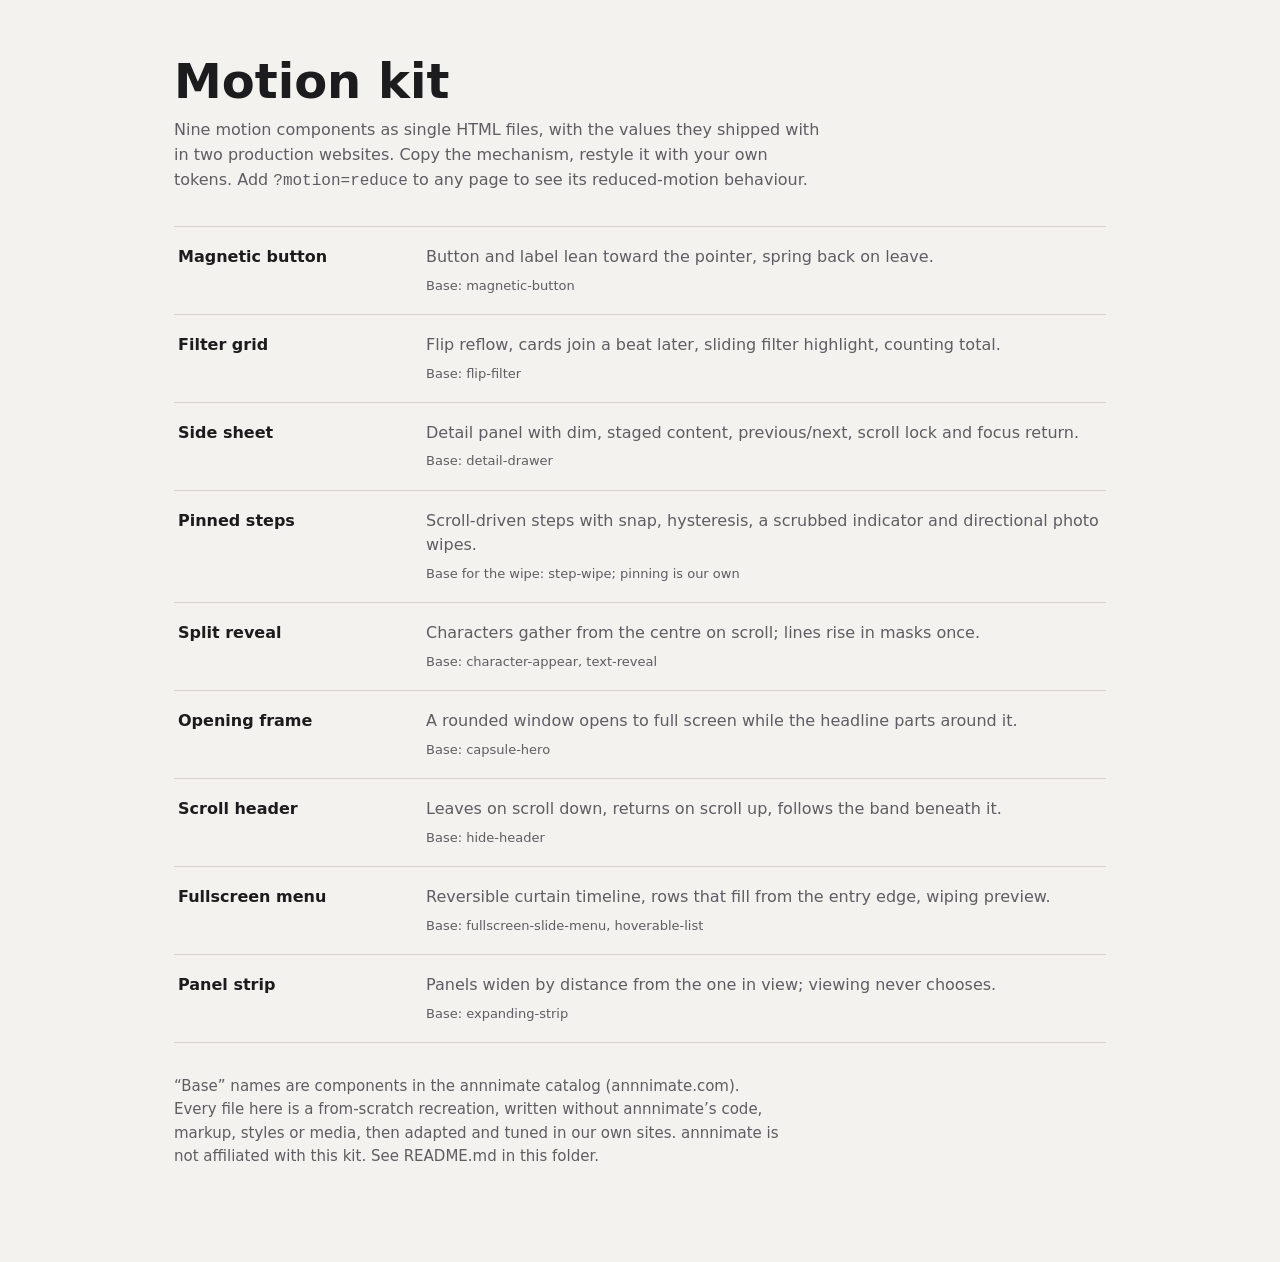
<file: assets/motion/index.html>
<!doctype html>
<html lang="en">
<head>
<meta charset="utf-8">
<meta name="viewport" content="width=device-width, initial-scale=1">
<title>Motion kit | zero-draft</title>
<style>
  :root { --ground: #f3f2ef; --ink: #1c1c1e; --muted: #5d5d63; --line: #d6d3cc; --panel: #fff; --focus: #2457d6; --sans: system-ui, -apple-system, "Segoe UI", Roboto, sans-serif; }
  * { box-sizing: border-box; }
  body { margin: 0; background: var(--ground); color: var(--ink); font: 16px/1.55 var(--sans); }
  :focus-visible { outline: 3px solid var(--focus); outline-offset: 3px; }
  main { max-width: 980px; margin: 0 auto; padding: 56px 24px 80px; }
  h1 { font-size: clamp(32px, 5vw, 48px); line-height: 1.05; margin: 0 0 12px; }
  .lead { color: var(--muted); max-width: 64ch; margin: 0 0 32px; }
  ul { list-style: none; margin: 0; padding: 0; border-top: 1px solid var(--line); }
  li { border-bottom: 1px solid var(--line); }
  li a { display: grid; grid-template-columns: minmax(0, 14rem) minmax(0, 1fr); gap: 6px 24px; padding: 18px 4px; text-decoration: none; color: inherit; }
  li a:hover b { text-decoration: underline; }
  b { font-weight: 650; }
  li span { color: var(--muted); }
  small { display: block; grid-column: 2; color: var(--muted); font-size: 13px; }
  .credit { color: var(--muted); max-width: 64ch; margin-top: 32px; font-size: 15px; }
  @media (max-width: 640px) { li a { grid-template-columns: 1fr; } small { grid-column: 1; } }
</style>
</head>
<body>
<main>
  <h1>Motion kit</h1>
  <p class="lead">Nine motion components as single HTML files, with the values they shipped with in two production websites. Copy the mechanism, restyle it with your own tokens. Add <code>?motion=reduce</code> to any page to see its reduced-motion behaviour.</p>
  <ul>
    <li><a href="magnetic.html"><b>Magnetic button</b><span>Button and label lean toward the pointer, spring back on leave.</span><small>Base: magnetic-button</small></a></li>
    <li><a href="filter-grid.html"><b>Filter grid</b><span>Flip reflow, cards join a beat later, sliding filter highlight, counting total.</span><small>Base: flip-filter</small></a></li>
    <li><a href="side-sheet.html"><b>Side sheet</b><span>Detail panel with dim, staged content, previous/next, scroll lock and focus return.</span><small>Base: detail-drawer</small></a></li>
    <li><a href="pinned-steps.html"><b>Pinned steps</b><span>Scroll-driven steps with snap, hysteresis, a scrubbed indicator and directional photo wipes.</span><small>Base for the wipe: step-wipe; pinning is our own</small></a></li>
    <li><a href="split-reveal.html"><b>Split reveal</b><span>Characters gather from the centre on scroll; lines rise in masks once.</span><small>Base: character-appear, text-reveal</small></a></li>
    <li><a href="opening-frame.html"><b>Opening frame</b><span>A rounded window opens to full screen while the headline parts around it.</span><small>Base: capsule-hero</small></a></li>
    <li><a href="scroll-header.html"><b>Scroll header</b><span>Leaves on scroll down, returns on scroll up, follows the band beneath it.</span><small>Base: hide-header</small></a></li>
    <li><a href="fullscreen-menu.html"><b>Fullscreen menu</b><span>Reversible curtain timeline, rows that fill from the entry edge, wiping preview.</span><small>Base: fullscreen-slide-menu, hoverable-list</small></a></li>
    <li><a href="panel-strip.html"><b>Panel strip</b><span>Panels widen by distance from the one in view; viewing never chooses.</span><small>Base: expanding-strip</small></a></li>
  </ul>
  <p class="credit">“Base” names are components in the annnimate catalog (annnimate.com). Every file here is a from-scratch recreation, written without annnimate’s code, markup, styles or media, then adapted and tuned in our own sites. annnimate is not affiliated with this kit. See README.md in this folder.</p>
</main>
</body>
</html>
</file>
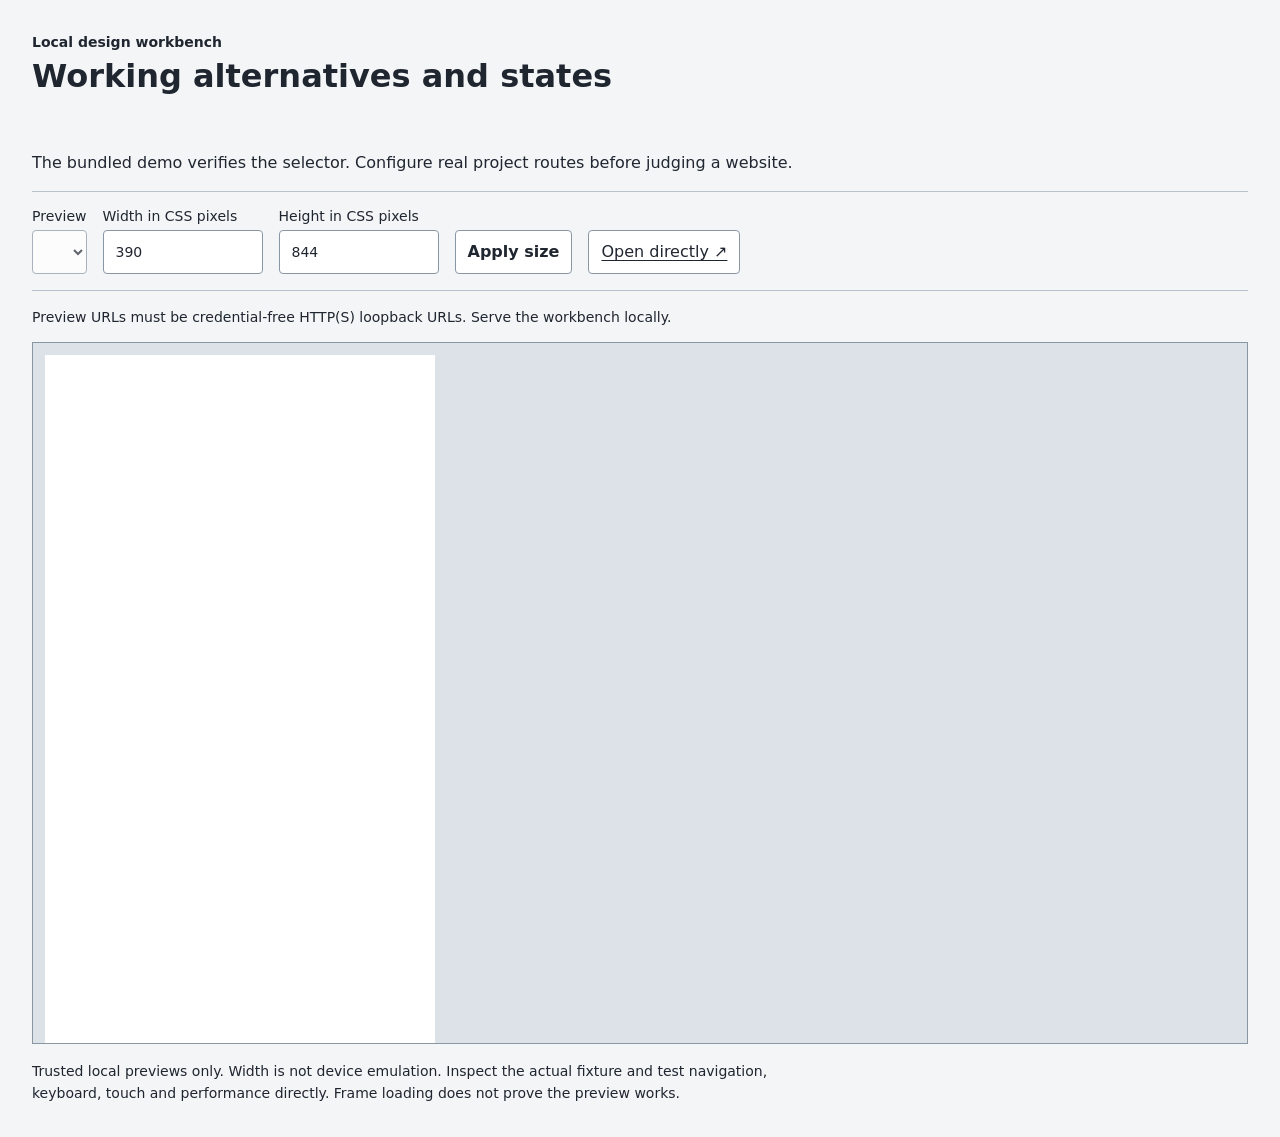
<file: assets/workbench/index.html>
<!doctype html>
<html lang="en">
<head>
  <meta charset="utf-8">
  <meta name="viewport" content="width=device-width,initial-scale=1">
  <title>Website workbench</title>
  <link rel="stylesheet" href="workbench.css">
  <script src="config.js" defer></script>
  <script src="workbench.js" defer></script>
</head>
<body>
  <header><div><p class="eyebrow">Local design workbench</p><h1 id="project-title">Website previews</h1></div>
    <p id="description">Compare actual local pages at their intended size.</p></header>
  <form id="controls" aria-label="Preview controls">
    <label>Preview<select id="preview"></select></label>
    <label>Width in CSS pixels<input id="width" type="number" min="280" max="2560" step="1" value="390"></label>
    <label>Height in CSS pixels<input id="height" type="number" min="240" max="1600" step="1" value="844"></label>
    <button type="submit">Apply size</button>
    <a id="direct" target="_blank" rel="noopener noreferrer">Open directly ↗</a>
  </form>
  <p id="note"></p><p id="status" role="status" aria-live="polite"></p>
  <main id="stage" aria-label="Preview stage" tabindex="0">
    <iframe id="frame" title="Selected website preview" sandbox="allow-scripts allow-same-origin" referrerpolicy="no-referrer"></iframe>
  </main>
  <footer>Trusted local previews only. Width is not device emulation. Inspect the actual fixture and test navigation, keyboard, touch and performance directly. Frame loading does not prove the preview works.</footer>
  <noscript><p>JavaScript is required for the selector. Open a local preview directly to inspect it.</p></noscript>
</body>
</html>
</file>
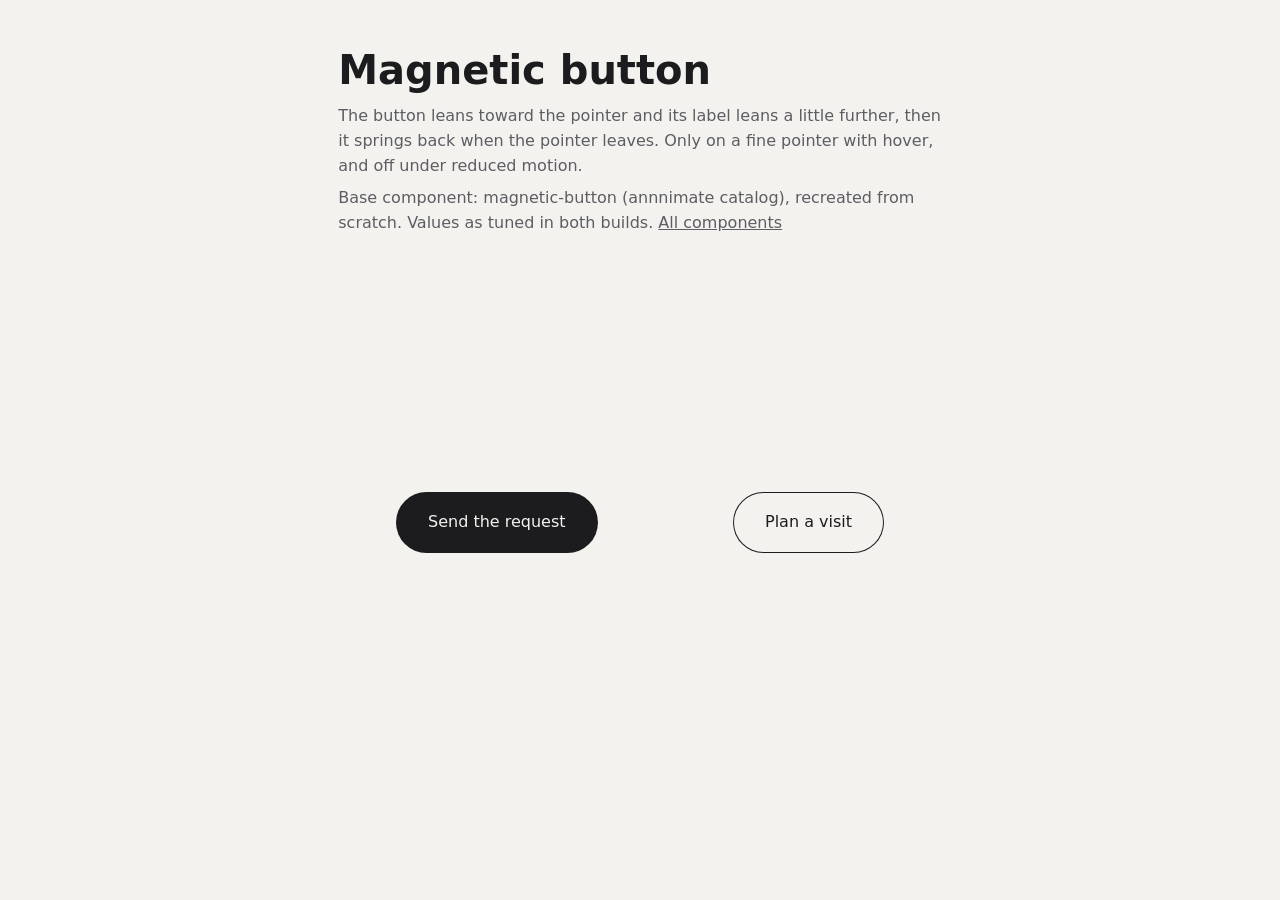
<file: assets/motion/magnetic.html>
<!doctype html>
<html lang="en">
<head>
<meta charset="utf-8">
<meta name="viewport" content="width=device-width, initial-scale=1">
<title>Magnetic button | zero-draft motion</title>
<script>if (/[?&]motion=reduce/.test(location.search)) document.documentElement.dataset.motion = 'reduce';</script>
<style>
  /* Fixture styling only: restyle with project tokens before judging fit. */
  :root { --ground: #f3f2ef; --ink: #1c1c1e; --muted: #5d5d63; --line: #d6d3cc; --panel: #fff; --focus: #2457d6; --sans: system-ui, -apple-system, "Segoe UI", Roboto, sans-serif; }
  * { box-sizing: border-box; }
  body { margin: 0; background: var(--ground); color: var(--ink); font: 16px/1.55 var(--sans); }
  :focus-visible { outline: 3px solid var(--focus); outline-offset: 3px; }
  button { font: inherit; color: inherit; }
  .note { max-width: 64ch; margin: 0 auto; padding: 48px 24px 8px; color: var(--muted); }
  .note h1 { color: var(--ink); font-size: clamp(28px, 4vw, 40px); line-height: 1.1; margin: 0 0 12px; font-weight: 650; }
  .note p { margin: 0 0 8px; }
  .note a { color: inherit; }

  .stage { min-height: 60vh; display: flex; flex-wrap: wrap; gap: 72px; align-items: center; justify-content: center; padding: 48px 24px; }
  /* The zone is larger than the button, so the pull starts before the pointer reaches it. */
  .mag { padding: 32px; }
  .btn { display: inline-block; border: 0; border-radius: 999px; padding: 18px 32px; background: var(--ink); color: var(--ground); cursor: pointer; will-change: transform; }
  .btn-t { display: inline-block; pointer-events: none; }
  .btn-quiet { background: transparent; color: var(--ink); box-shadow: inset 0 0 0 1px var(--ink); }
  .status { text-align: center; color: var(--muted); min-height: 1.6em; }
</style>
</head>
<body>
<header class="note">
  <h1>Magnetic button</h1>
  <p>The button leans toward the pointer and its label leans a little further, then it springs back when the pointer leaves. Only on a fine pointer with hover, and off under reduced motion.</p>
  <p>Base component: magnetic-button (annnimate catalog), recreated from scratch. Values as tuned in both builds. <a href="index.html">All components</a></p>
</header>
<main>
  <div class="stage">
    <div class="mag" data-strength=".3" data-label=".12"><button class="btn" type="button"><span class="btn-t">Send the request</span></button></div>
    <div class="mag" data-strength=".18" data-label="0"><button class="btn btn-quiet" type="button"><span class="btn-t">Plan a visit</span></button></div>
  </div>
  <p class="status" role="status"></p>
</main>
<script src="https://cdn.jsdelivr.net/npm/gsap@3.13.0/dist/gsap.min.js" integrity="sha384-HOvlOYPIs/zjoIkWUGXkVmXsjr8GuZLV+Q+rcPwmJOVZVpvTSXQChiN4t9Euv9Vc" crossorigin="anonymous"></script>
<script>
(() => {
  const $ = (s, r = document) => r.querySelector(s), $$ = (s, r = document) => [...r.querySelectorAll(s)];
  const rmq = matchMedia('(prefers-reduced-motion: reduce)');
  const reduced = () => rmq.matches || document.documentElement.dataset.motion === 'reduce';
  const FINE = matchMedia('(hover: hover) and (pointer: fine)');

  const CFG = {
    follow: { duration: .6, ease: 'power3.out' },          // quickTo while the pointer moves
    release: { duration: 1, ease: 'elastic.out(1, .35)' }    // the community build; the booking build used (1, .4)
  };
  // data-strength: how far the button follows (.3 primary CTA, .18 a quieter floating control).
  // data-label: how far the label follows on top of that (.12 gives a slight parallax; 0 for none).

  $$('.mag').forEach(zone => {
    const b = $('.btn', zone), t = $('.btn-t', b);
    const k = +zone.dataset.strength, kt = +zone.dataset.label;
    const bx = gsap.quickTo(b, 'x', CFG.follow), by = gsap.quickTo(b, 'y', CFG.follow);
    const tx = gsap.quickTo(t, 'x', CFG.follow), ty = gsap.quickTo(t, 'y', CFG.follow);
    zone.addEventListener('pointermove', e => {
      if (!FINE.matches || reduced() || e.pointerType !== 'mouse') return;
      // Measured from the moving button, as shipped: the offset shrinks as it approaches,
      // so it settles short of the pointer instead of chasing it.
      const r = b.getBoundingClientRect();
      const dx = e.clientX - (r.left + r.width / 2), dy = e.clientY - (r.top + r.height / 2);
      bx(dx * k); by(dy * k); tx(dx * kt); ty(dy * kt);
    });
    zone.addEventListener('pointerleave', () => {
      if (reduced()) return;
      gsap.to([b, t], { x: 0, y: 0, ...CFG.release, overwrite: true });
    });
    b.addEventListener('click', () => { $('.status').textContent = `Pressed: ${t.textContent}`; });
  });
})();
</script>
</body>
</html>
</file>
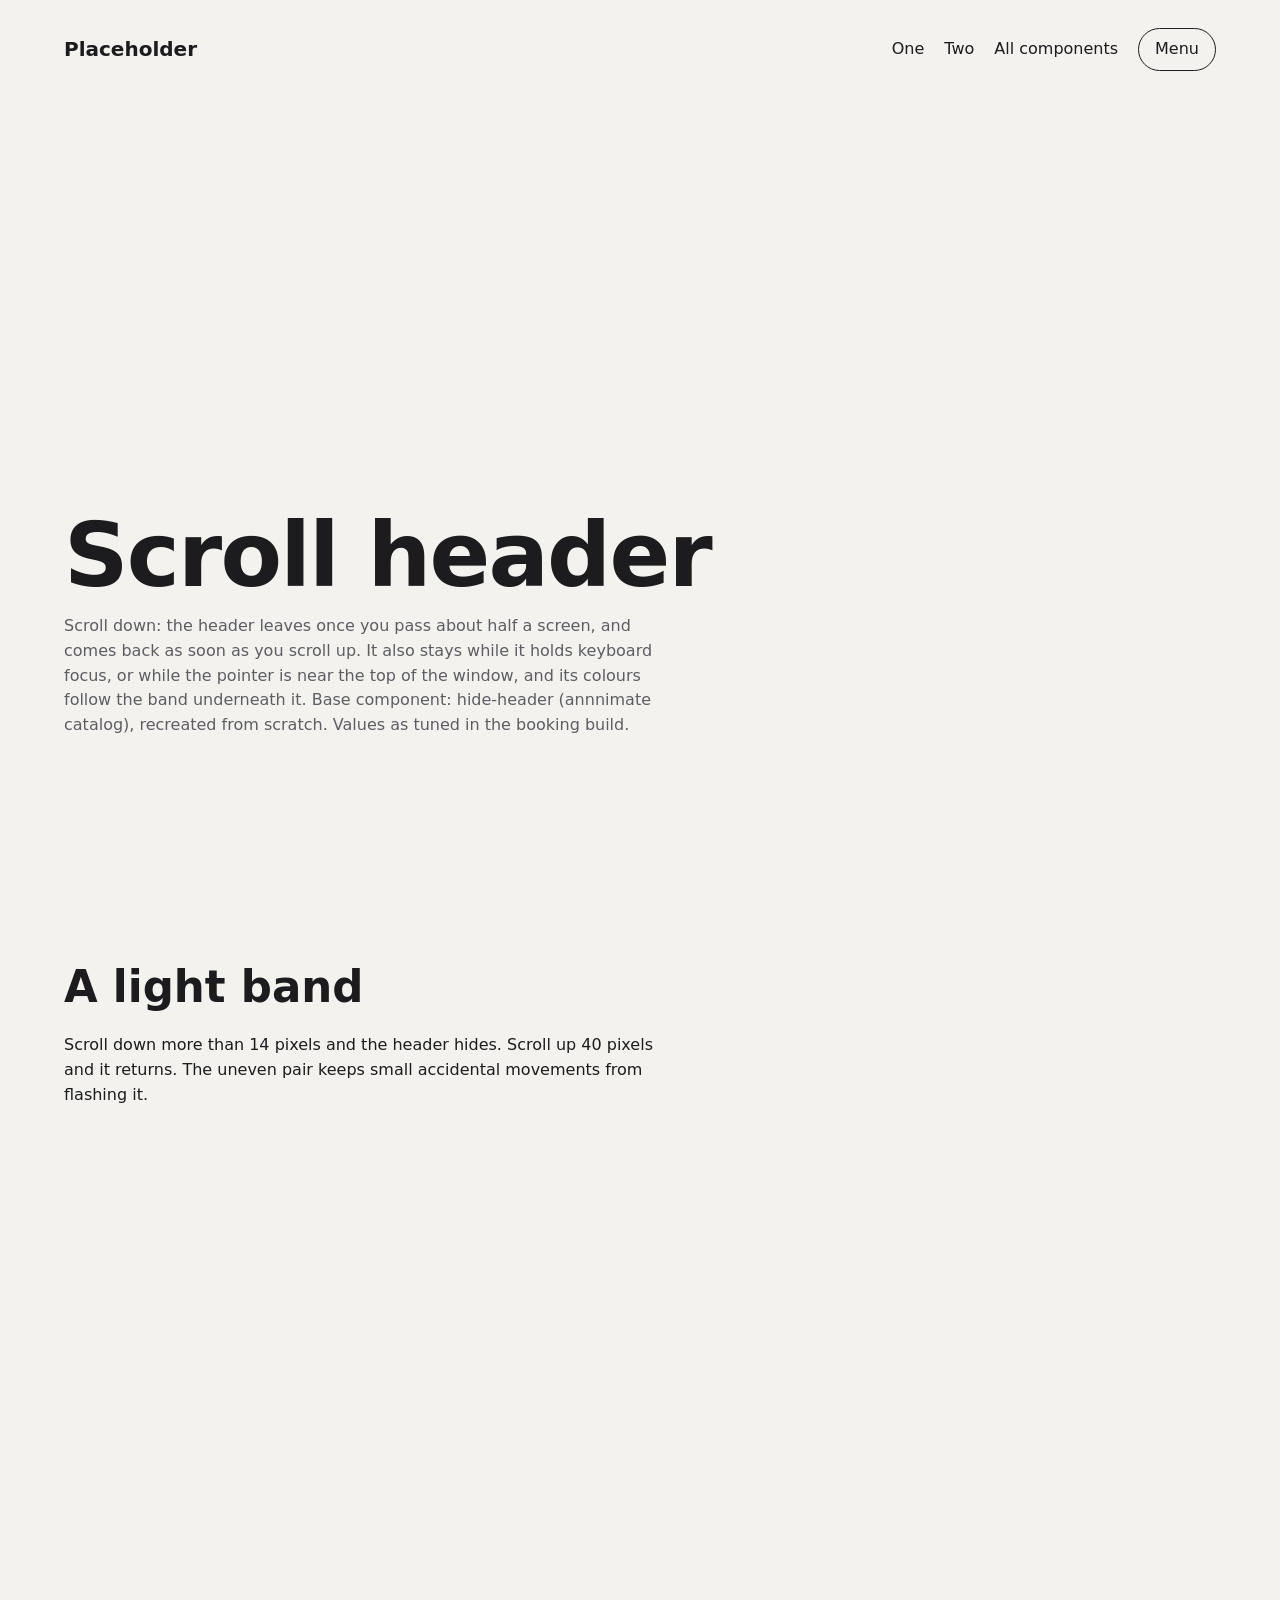
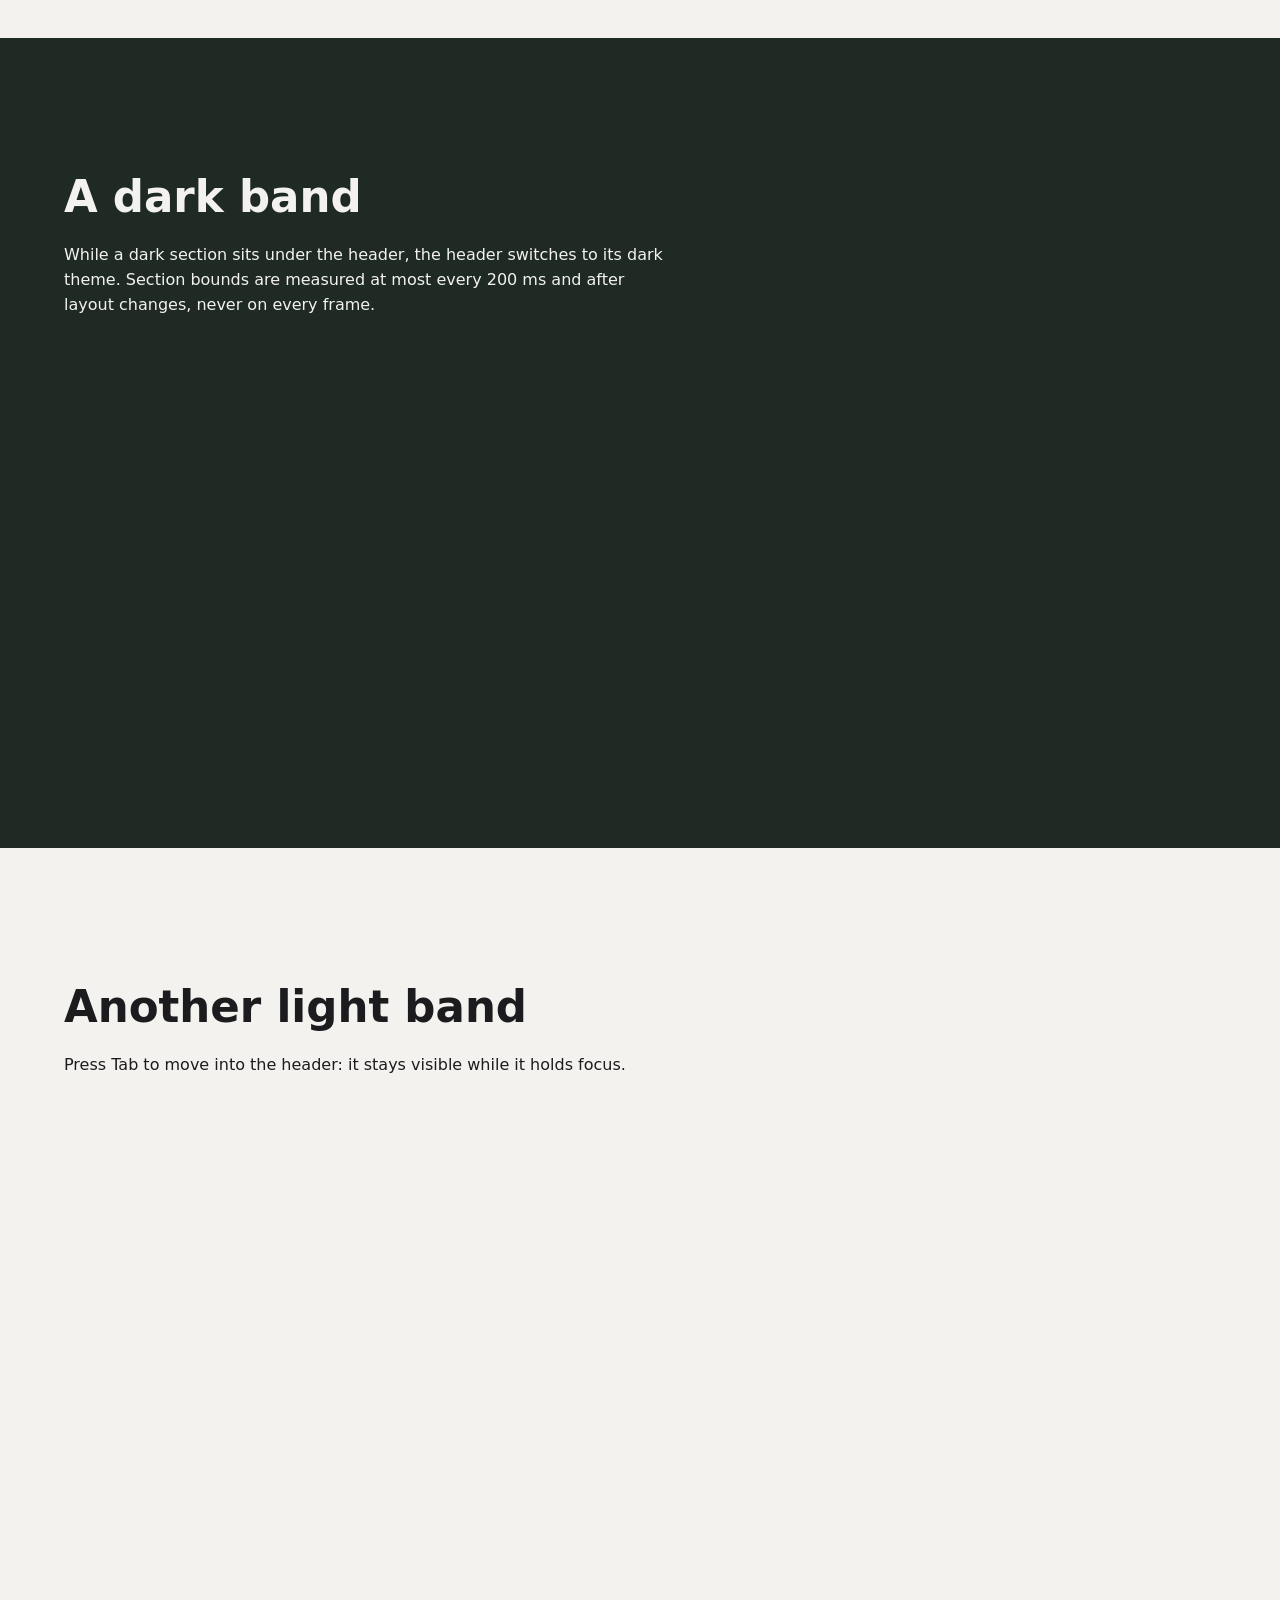
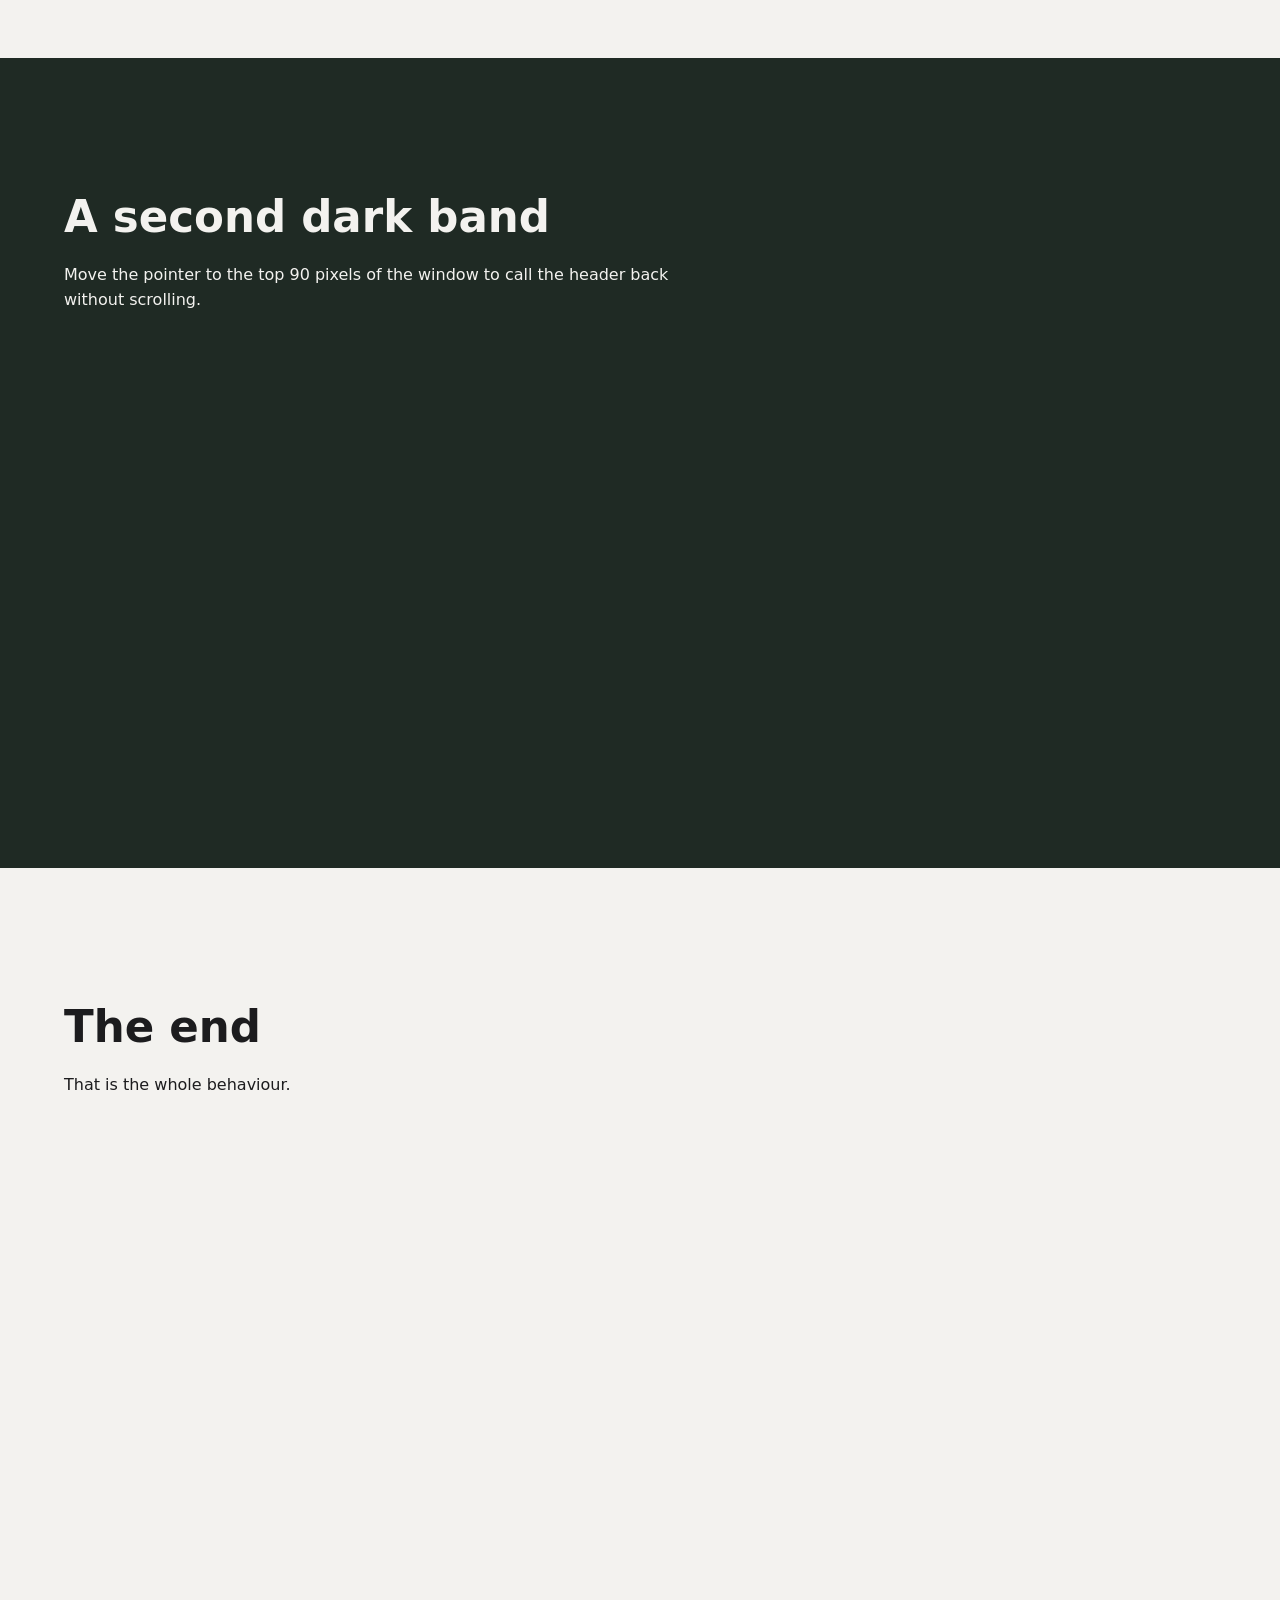
<file: assets/motion/scroll-header.html>
<!doctype html>
<html lang="en">
<head>
<meta charset="utf-8">
<meta name="viewport" content="width=device-width, initial-scale=1">
<title>Scroll header | zero-draft motion</title>
<style>
  /* Fixture styling only: restyle with project tokens before judging fit. */
  :root { --ground: #f3f2ef; --ink: #1c1c1e; --muted: #5d5d63; --line: #d6d3cc; --panel: #fff; --focus: #2457d6; --dark: #1f2a24; --sans: system-ui, -apple-system, "Segoe UI", Roboto, sans-serif; --ease: cubic-bezier(.19, 1, .22, 1); }
  * { box-sizing: border-box; }
  body { margin: 0; background: var(--ground); color: var(--ink); font: 16px/1.55 var(--sans); }
  :focus-visible { outline: 3px solid var(--focus); outline-offset: 3px; }
  button { font: inherit; color: inherit; }
  a { color: inherit; }

  /* At rest the header sits over the top of the page. Past the threshold it becomes fixed and starts
     hidden; scrolling up brings it back. Only transform animates, with one easing. */
  .header { position: absolute; top: 0; left: 0; right: 0; z-index: 40; display: flex; justify-content: space-between; align-items: center; padding: 28px 5vw;
    transition: transform .55s var(--ease), background-color .4s, color .4s, padding .4s var(--ease); }
  .header.no-anim { transition: none; }
  .header.is-fixed { position: fixed; padding: 14px 5vw; transform: translateY(-105%); background: rgba(243, 242, 239, .92); backdrop-filter: blur(10px); box-shadow: 0 1px 0 var(--line); }
  .header.is-fixed.is-shown { transform: none; }
  .header.is-fixed[data-theme="dark"] { background: rgba(31, 42, 36, .92); color: #f3f2ef; box-shadow: 0 1px 0 rgba(243, 242, 239, .12); }
  .brand { font-weight: 700; text-decoration: none; font-size: 20px; }
  .nav { display: flex; gap: 20px; align-items: center; }
  .nav a { text-decoration: none; }
  .nav button { border: 1px solid currentColor; background: none; border-radius: 999px; padding: 8px 16px; cursor: pointer; }
  @media (prefers-reduced-motion: reduce) { .header { transition: background-color .2s, color .2s; } }

  .hero { min-height: 92vh; display: grid; align-content: end; padding: 0 5vw 10vh; }
  .hero h1 { font-size: clamp(40px, 7vw, 104px); line-height: .95; margin: 0 0 16px; max-width: 12ch; letter-spacing: -.02em; }
  .hero p { max-width: 60ch; color: var(--muted); margin: 0; }
  .band { min-height: 90vh; padding: 14vh 5vw; }
  .band h2 { font-size: clamp(28px, 3.4vw, 48px); margin: 0 0 12px; }
  .band p { max-width: 60ch; margin: 0; }
  .band.dark { background: var(--dark); color: #f3f2ef; }
</style>
</head>
<body>
<header class="header">
  <a class="brand" href="#top">Placeholder</a>
  <nav class="nav" aria-label="Main"><a href="#one">One</a><a href="#two">Two</a><a href="index.html">All components</a><button type="button">Menu</button></nav>
</header>
<main id="top">
  <section class="hero">
    <h1>Scroll header</h1>
    <p>Scroll down: the header leaves once you pass about half a screen, and comes back as soon as you scroll up. It also stays while it holds keyboard focus, or while the pointer is near the top of the window, and its colours follow the band underneath it. Base component: hide-header (annnimate catalog), recreated from scratch. Values as tuned in the booking build.</p>
  </section>
  <section class="band" id="one"><h2>A light band</h2><p>Scroll down more than 14 pixels and the header hides. Scroll up 40 pixels and it returns. The uneven pair keeps small accidental movements from flashing it.</p></section>
  <section class="band dark" id="two"><h2>A dark band</h2><p>While a dark section sits under the header, the header switches to its dark theme. Section bounds are measured at most every 200 ms and after layout changes, never on every frame.</p></section>
  <section class="band"><h2>Another light band</h2><p>Press Tab to move into the header: it stays visible while it holds focus.</p></section>
  <section class="band dark"><h2>A second dark band</h2><p>Move the pointer to the top 90 pixels of the window to call the header back without scrolling.</p></section>
  <section class="band"><h2>The end</h2><p>That is the whole behaviour.</p></section>
</main>
<script>
(() => {
  const $ = (s, r = document) => r.querySelector(s), $$ = (s, r = document) => [...r.querySelectorAll(s)];
  const CFG = {
    darkSections: '.band.dark',
    threshold: vh => Math.min(vh * .5, 420), // scroll distance before the header becomes fixed
    hideAfter: 14,       // px of downward scroll before it hides
    showAfter: 40,       // px of upward scroll before it returns
    pointerZone: 90,     // px from the top of the window that calls it back
    remeasureMs: 200
  };
  const header = $('.header');
  let fixed = false, shown = true, anchor = scrollY, queued = false, hoverTop = false;
  // Geometry is read in the scroll event, before anything in the frame writes, so the reads are free.
  let y = scrollY, headerH = header.offsetHeight, bands = [], measuredAt = 0, vh = innerHeight;
  addEventListener('resize', () => { vh = innerHeight; }, { passive: true });
  function measure() {
    const top = scrollY; measuredAt = performance.now(); headerH = header.offsetHeight;
    bands = $$(CFG.darkSections).map(el => { const r = el.getBoundingClientRect(); return [r.top + top, r.bottom + top]; });
  }
  function theme() {
    const p = y + headerH + 8;
    header.dataset.theme = bands.some(([a, b]) => p >= a && p < b) ? 'dark' : 'light';
  }
  function update() {
    queued = false;
    const wantFixed = y > CFG.threshold(vh);
    if (wantFixed !== fixed) {
      // Switching between in-flow and fixed must not animate, or the header slides in from nowhere.
      fixed = wantFixed; header.classList.toggle('is-fixed', fixed); shown = false; anchor = y;
      header.classList.add('no-anim'); header.classList.toggle('is-shown', false);
      requestAnimationFrame(() => header.classList.remove('no-anim'));
    }
    if (fixed) {
      anchor = shown ? Math.min(anchor, y) : Math.max(anchor, y);
      const delta = y - anchor, engaged = header.matches(':focus-within') || hoverTop;
      if (engaged) shown = true;
      else if (shown && delta > CFG.hideAfter) { shown = false; anchor = y; }
      else if (!shown && delta < -CFG.showAfter) { shown = true; anchor = y; }
      header.classList.toggle('is-shown', shown);
      theme();
    }
  }
  const request = () => { if (!queued) { queued = true; requestAnimationFrame(update); } };
  addEventListener('scroll', () => { y = scrollY; if (performance.now() - measuredAt > CFG.remeasureMs) measure(); request(); }, { passive: true });
  addEventListener('pointermove', e => { const near = e.clientY < CFG.pointerZone; if (near !== hoverTop) { hoverTop = near; request(); } }, { passive: true });
  header.addEventListener('focusin', request); header.addEventListener('focusout', request);
  const remeasure = () => { y = scrollY; measure(); if (fixed) theme(); };
  new ResizeObserver(remeasure).observe(document.body);
  header.addEventListener('transitionend', e => { if (e.target === header && e.propertyName.startsWith('padding')) remeasure(); });
  addEventListener('load', remeasure);
  measure(); update();
})();
</script>
</body>
</html>
</file>
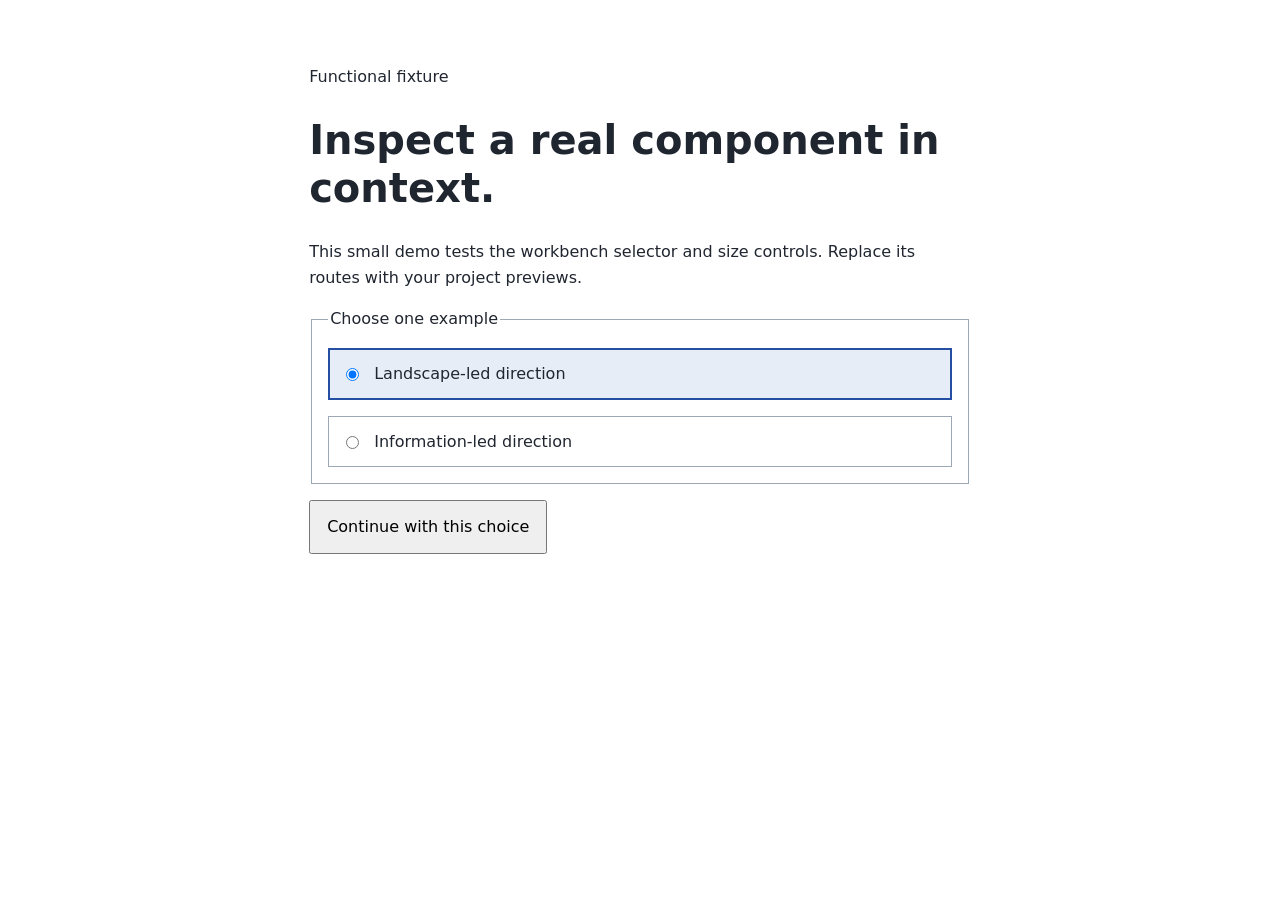
<file: assets/workbench/demo.html>
<!doctype html>
<html lang="en">
<head><meta charset="utf-8"><meta name="viewport" content="width=device-width,initial-scale=1"><title>Workbench test fixture</title>
<style>
  :root { font: 100%/1.6 system-ui,sans-serif; color: #202630; background: #fff; }
  * { box-sizing: border-box; } body { margin: 0; padding: clamp(1rem, 5vw, 3rem); }
  main { max-width: 65ch; margin-inline: auto; } h1 { line-height: 1.2; font-size: clamp(1.5rem, 5vw, 2.5rem); }
  fieldset { display: grid; gap: 1rem; border: 1px solid #9ca8b4; padding: 1rem; }
  label { display: flex; align-items: start; gap: .75rem; padding: .75rem; border: 1px solid #9ca8b4; overflow-wrap: anywhere; }
  label:has(input:checked) { background: #e7edf7; border: 2px solid #254fa3; padding: calc(.75rem - 1px); }
  input { margin-top: .45rem; flex: 0 0 auto; } button { font: inherit; padding: .75rem 1rem; min-height: 44px; margin-block: 1rem; }
  :focus-visible { outline: 3px solid #254fa3; outline-offset: 3px; }
</style></head>
<body><main><p>Functional fixture</p><h1>Inspect a real component in context.</h1><p>This small demo tests the workbench selector and size controls. Replace its routes with your project previews.</p>
<fieldset><legend>Choose one example</legend><label><input type="radio" name="choice" value="Landscape" checked><span id="first">Landscape-led direction</span></label>
<label><input type="radio" name="choice" value="Information"><span>Information-led direction</span></label></fieldset>
<button id="continue" type="button">Continue with this choice</button><p id="result" role="status"></p>
<script>
  if (new URL(location.href).searchParams.has('long')) document.getElementById('first').textContent = 'A longer realistic direction label to inspect wrapping and selection when space is constrained';
  document.getElementById('continue').addEventListener('click', () => { document.getElementById('result').textContent = `Current choice: ${document.querySelector('input:checked').value}`; });
</script></main></body></html>
</file>
<file: assets/workbench/workbench.css>
:root { color-scheme: light; font-family: system-ui, sans-serif; color: #202630; background: #f3f5f7; }
* { box-sizing: border-box; }
body { margin: 0; padding: clamp(1rem, 3vw, 2rem); }
header { display: flex; align-items: end; justify-content: space-between; gap: 1.5rem; flex-wrap: wrap; }
h1 { font-size: clamp(1.5rem, 3vw, 2rem); line-height: 1.2; margin: .25rem 0 1rem; }
p { line-height: 1.5; max-width: 75ch; }
.eyebrow { margin: 0; font-size: .875rem; font-weight: 600; }
#controls { display: flex; align-items: end; flex-wrap: wrap; gap: .75rem 1rem; padding-block: 1rem; border-block: 1px solid #b9c2cc; }
label { display: grid; gap: .35rem; font-size: .875rem; min-width: 0; }
select, input, button, #direct { font: inherit; min-height: 44px; border: 1px solid #8997a5; border-radius: .25rem; background: #fff; color: inherit; padding: .6rem .75rem; }
select { max-width: min(100%, 30rem); }
input { width: 10rem; }
button { cursor: pointer; font-weight: 600; }
#direct { display: inline-flex; align-items: center; text-decoration: underline; text-underline-offset: .2em; }
:focus-visible { outline: 3px solid #254fa3; outline-offset: 3px; }
#status { min-height: 1.5em; font-size: .875rem; }
#note { margin-bottom: 0; }
#stage { overflow: auto; max-width: 100%; max-height: 78vh; max-height: 78dvh; padding: .75rem; background: #dce2e8; border: 1px solid #8997a5; }
iframe { display: block; width: 390px; height: 844px; border: 0; background: white; max-width: none; }
footer { margin-block-start: 1rem; max-width: 90ch; line-height: 1.6; font-size: .875rem; }
@media (hover: hover) and (pointer: fine) { button:hover, #direct:hover { background: #e3eafa; } }
@media (max-width: 480px) { #controls > label:first-child { width: 100%; } select { width: 100%; } input { width: 8rem; } }
</file>
